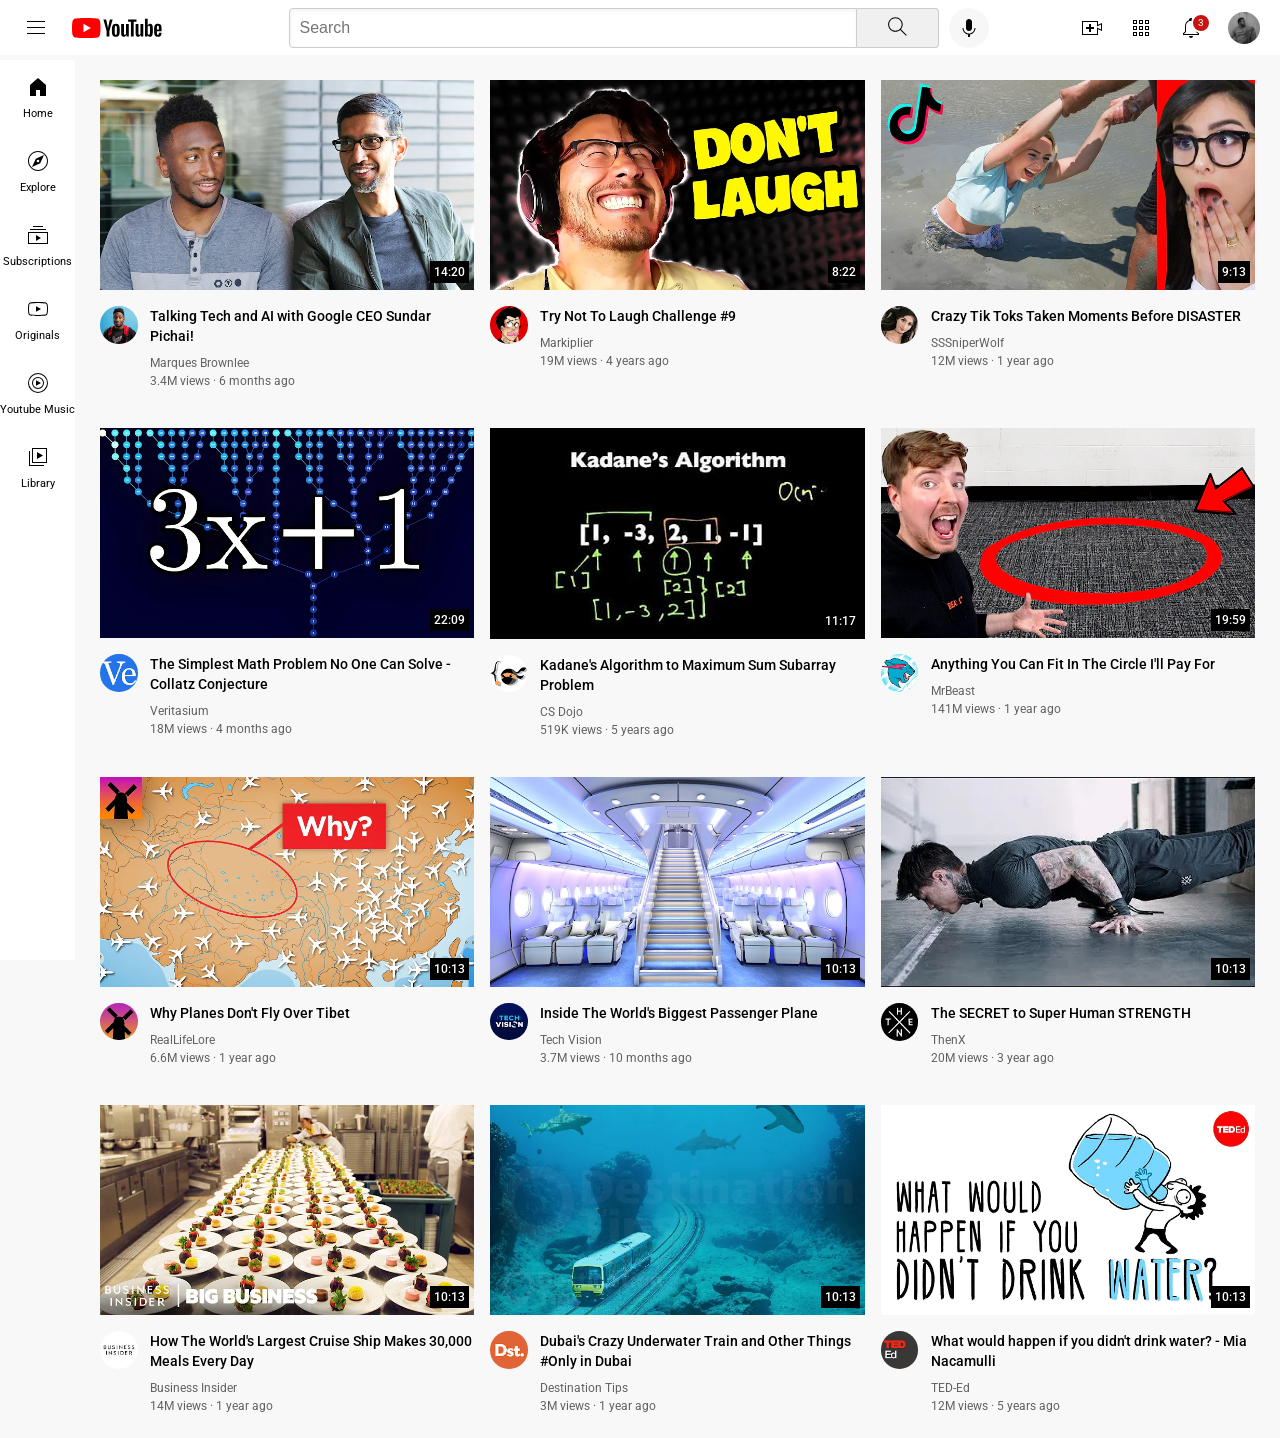
<file: index.html>
<!DOCTYPE html>
<html lang="en">
<head>
    <meta charset="UTF-8">
    <meta http-equiv="X-UA-Compatible" content="IE=edge">
    <meta name="viewport" content="width=device-width, initial-scale=1.0">

    <link rel="preconnect" href="https://fonts.googleapis.com">
    <link rel="preconnect" href="https://fonts.gstatic.com" crossorigin>
    <link href="https://fonts.googleapis.com/css2?family=Roboto:wght@400;500;700&display=swap" rel="stylesheet">
    <link rel="stylesheet" href="stylesheets/general.css">
    <link rel="stylesheet" href="stylesheets/header.css">
    <link rel="stylesheet" href="stylesheets/sidebar.css">
    <link rel="stylesheet" href="stylesheets/video.css">

    <title> Vanilla CSS Youtube</title>
</head>
<body>

    <!-- Youtube header section -->
    <header class="header">

        <div class="left-section">
            <img id="hamburger-icon" src="icons/hamburger-menu.svg" alt="">
            <img id="youtube-icon" src="icons/youtube-logo.svg" alt="">
        </div>

        <div class="middle-section">
            <input id="search-bar" type="text" placeholder="Search">

            <button id="search-btn"> 
                <img id="search-icon" src="icons/search.svg" alt="">
                <div class="tooltip">Search</div>
            </button>

            <div id="voice-btn">
                <img id="voice-icon" src="icons/voice-search-icon.svg" alt="">
                <div class="tooltip">Voice Search</div>
            </div>
        </div>

        <div class="right-section">

            <div id="upload-btn">
                <img id="upload-icon" src="icons/upload.svg" alt="">
                <div class="tooltip">Upload</div>
            </div>

            <div id="apps-btn">
                <img id="apps-icon" src="icons/youtube-apps.svg" alt="">
                <div class="tooltip">Youtube Apps</div>
            </div>

            <div id="notifications-btn">
                <img id="notifications-icon" src="icons/notifications.svg" alt="">
                <div class="tooltip">Notifications</div>
            </div>
            <img id="mychannel-icon" src="images/channels/mychannel.jpeg" alt="">
        </div>

    </header>

    <!-- Youtube Sidebar -->
    <nav class="sidebar">

        <div class="sidebar-link">
            <img src="icons/home.svg" alt="">
            <div>Home</div>
        </div>

        <div class="sidebar-link">
            <img src="icons/explore.svg" alt="">
            <div>Explore</div>
        </div>

        <div class="sidebar-link">
            <img src="icons/subscriptions.svg" alt="">
            <div>Subscriptions</div>
        </div>

        <div class="sidebar-link">
            <img src="icons/originals.svg" alt="">
            <div>Originals</div>
        </div>

        <div class="sidebar-link">
            <img src="icons/youtube-music.svg" alt="">
            <div>Youtube Music</div>
        </div>

        <div class="sidebar-link">
            <img src="icons/library.svg" alt="">
            <div>Library</div>
        </div>

    </nav>

    <!-- Youtube videos section -->
    <main class="video-grid">

        <div class="video-preview">
            <!-- Each video has a thumbnail -->
            <div class="thumbnail-row">
                <img class='thumbnail' src="images/thumbnails/thumbnail-1.webp" alt="">
                <div class="video-time">14:20</div>
            </div>
        
            <div class="video-info-grid">
                <!-- Each video has a Uploader's profile pic -->
                <div class="channel-pic">
                    <img class="profile-pic" src="images/channels/channel-1.jpeg" alt="">
                </div>
    
                <!-- Each video has video info section that includes video title, uploader's channel name, views and upload date  -->
                <div class="video-info">
                    <p class="video-title">
                        Talking Tech and AI with Google CEO Sundar Pichai!
                    </p>
                    <p class="video-author">
                        Marques Brownlee
                    </p>
                    <p class="video-stats">
                        3.4M views · 6 months ago
                    </p>
                </div>
            </div>
    
        </div>
    
        <div class="video-preview">
    
            <div class="thumbnail-row">
                <img class='thumbnail' src="images/thumbnails/thumbnail-2.webp" alt="">
                <div class="video-time">8:22</div>
            </div>
    
            <div class="video-info-grid">
    
                <div class="channel-pic">
                    <img class="profile-pic" src="images/channels/channel-2.jpeg" alt="">
                </div>
    
                <div class="video-info">
                    <p class="video-title">
                        Try Not To Laugh Challenge #9
                    </p>
                
                    <p class="video-author">
                        Markiplier
                    </p>
                
                    <p class="video-stats">
                        19M views · 4 years ago
                    </p>
                </div>
            </div>

        </div>
    
        <div class="video-preview">
    
            <div class="thumbnail-row">
                <img class='thumbnail' src="images/thumbnails/thumbnail-3.webp" alt="">
                <div class="video-time">9:13</div>
            </div>
        
            <div class="video-info-grid">

                <div class="channel-pic">
                    <img class="profile-pic" src="images/channels/channel-3.jpeg" alt="">
                </div>
    
                <div class="video-info">
                    <p class="video-title">
                        Crazy Tik Toks Taken Moments Before DISASTER
                    </p>
                    <p class="video-author">
                        SSSniperWolf
                    </p>
                    <p class="video-stats">
                        12M views · 1 year ago
                    </p>
                </div>
            </div>
    
        </div>
    
        <div class="video-preview">
    
            <div class="thumbnail-row">
                <img class='thumbnail' src="images/thumbnails/thumbnail-4.webp" alt="">
                <div class="video-time">22:09</div>
            </div>
        
            <div class="video-info-grid">

                <div class="channel-pic">
                    <img class="profile-pic" src="images/channels/channel-4.jpeg" alt="">
                </div>
    
                <div class="video-info">
                    <p class="video-title">
                        The Simplest Math Problem No One Can Solve - Collatz Conjecture
                    </p>
                    <p class="video-author">
                        Veritasium
                    </p>
                    <p class="video-stats">
                        18M views · 4 months ago
                    </p>
                </div>
            </div>
    
        </div>
    
        <div class="video-preview">
    
            <div class="thumbnail-row">
                <img class='thumbnail' src="images/thumbnails/thumbnail-5.webp" alt="">
                <div class="video-time">11:17</div>
            </div>
        
            <div class="video-info-grid">

                <div class="channel-pic">
                    <img class="profile-pic" src="images/channels/channel-5.jpeg" alt="">
                </div>
    
                <div class="video-info">
                    <p class="video-title">
                        Kadane's Algorithm to Maximum Sum Subarray Problem
                    </p>
                    <p class="video-author">
                        CS Dojo
                    </p>
                    <p class="video-stats">
                        519K views · 5 years ago
                    </p>
                </div>    
            </div>
    
        </div>
    
        <div class="video-preview">
    
            <div class="thumbnail-row">
                <img class='thumbnail' src="images/thumbnails/thumbnail-6.webp" alt="">
                <div class="video-time">19:59</div>
            </div>
        
            <div class="video-info-grid">

                <div class="channel-pic">
                    <img class="profile-pic" src="images/channels/channel-6.jpeg" alt="">
                </div>
    
                <div class="video-info">
                    <p class="video-title">
                        Anything You Can Fit In The Circle I'll Pay For
                    </p>
                    <p class="video-author">
                        MrBeast
                    </p>
                    <p class="video-stats">
                        141M views · 1 year ago
                    </p>
                </div>
            </div>
    
        </div>
    
        <div class="video-preview">
    
            <div class="thumbnail-row">
                <img class='thumbnail' src="images/thumbnails/thumbnail-7.webp" alt="">
                <div class="video-time">10:13</div>
            </div>
        
            <div class="video-info-grid">

                <div class="channel-pic">
                    <img class="profile-pic" src="images/channels/channel-7.jpeg" alt="">
                </div>
    
                <div class="video-info">
                    <p class="video-title">
                        Why Planes Don't Fly Over Tibet
                    </p>
                    <p class="video-author">
                        RealLifeLore
                    </p>
                    <p class="video-stats">
                        6.6M views · 1 year ago
                    </p>
                </div>
            </div>
    
        </div>
    
        <div class="video-preview">
    
            <div class="thumbnail-row">
                <img class='thumbnail' src="images/thumbnails/thumbnail-8.webp" alt="">
                <div class="video-time">10:13</div>
            </div>
        
            <div class="video-info-grid">

                <div class="channel-pic">
                    <img class="profile-pic" src="images/channels/channel-8.jpeg" alt="">
                </div>
    
                <div class="video-info">
                    <p class="video-title">
                        Inside The World's Biggest Passenger Plane
                    </p>
                    <p class="video-author">
                        Tech Vision
                    </p>
                    <p class="video-stats">
                        3.7M views · 10 months ago
                    </p>
                </div>
            </div>
    
        </div>
    
        <div class="video-preview">
    
            <div class="thumbnail-row">
                <img class='thumbnail' src="images/thumbnails/thumbnail-9.webp" alt="">
                <div class="video-time">10:13</div>
            </div>
        
            <div class="video-info-grid">

                <div class="channel-pic">
                    <img class="profile-pic" src="images/channels/channel-9.jpeg" alt="">
                </div>
    
                <div class="video-info">
                    <p class="video-title">
                        The SECRET to Super Human STRENGTH
                    </p>
                    <p class="video-author">
                        ThenX
                    </p>
                    <p class="video-stats">
                        20M views · 3 year ago
                    </p>
                </div>
            </div>
    
        </div>
    
        <div class="video-preview">
    
            <div class="thumbnail-row">
                <img class='thumbnail' src="images/thumbnails/thumbnail-10.webp" alt="">
                <div class="video-time">10:13</div>
            </div>
        
            <div class="video-info-grid">

                <div class="channel-pic">
                    <img class="profile-pic" src="images/channels/channel-10.jpeg" alt="">
                </div>
    
                <div class="video-info">
                    <p class="video-title">
                        How The World's Largest Cruise Ship Makes 30,000 Meals Every Day
                    </p>
                    <p class="video-author">
                        Business Insider
                    </p>
                    <p class="video-stats">
                        14M views · 1 year ago
                    </p>
                </div>
            </div>
    
        </div>
    
        <div class="video-preview">
    
            <div class="thumbnail-row">
                <img class='thumbnail' src="images/thumbnails/thumbnail-11.webp" alt="">
                <div class="video-time">10:13</div>
            </div>
        
            <div class="video-info-grid">

                <div class="channel-pic">
                    <img class="profile-pic" src="images/channels/channel-11.jpeg" alt="">
                </div>
    
                <div class="video-info">
                    <p class="video-title">
                       Dubai's Crazy Underwater Train and Other Things #Only in Dubai
                    </p>
                    <p class="video-author">
                        Destination Tips
                    </p>
                    <p class="video-stats">
                        3M views · 1 year ago
                    </p>
                </div>
            </div>
    
        </div>
    
        <div class="video-preview">
    
            <div class="thumbnail-row">
                <img class='thumbnail' src="images/thumbnails/thumbnail-12.webp" alt="">
                <div class="video-time">10:13</div>
            </div>
        
            <div class="video-info-grid">

                <div class="channel-pic">
                    <img class="profile-pic" src="images/channels/channel-12.jpeg" alt="">
                </div>
    
                <div class="video-info">
                    <p class="video-title">
                        What would happen if you didn't drink water? - Mia Nacamulli
                    </p>
                    <p class="video-author">
                        TED-Ed
                    </p>
                    <p class="video-stats">
                        12M views · 5 years ago
                    </p>
                </div>
            </div>
    
        </div>

    </main>
   
</body>
</html>
</file>
<file: stylesheets/general.css>
/* Set up generic CSS: Remove default margins, declare font, set default background color */

body{
    margin: 0;
    font-family: Roboto, Arial;
    background-color: rgb(248, 248, 248);
}

p{
    margin: 0;
}
</file>
<file: stylesheets/header.css>
/* style the Youtube header section */
.header{
    position: sticky;
    display: flex;
    flex-direction: row;
    justify-content: space-between;
    align-items: center;
    z-index: 5;

    top: 0;
    height: 55px;

    background-color: white;
}

/* all img and button tags on header section gets a pointer when curser hovers */
.header img, button{
    cursor: pointer;
}


/* LEFT SECTION STYLES*/
/* center the items on the left section of the header, use flexbox */
.left-section{
    display: flex;
    align-items: center;
}

/* Hamburger icon style */
#hamburger-icon{
    height: 24px;
    margin-left: 24px;
    margin-right: 24px;
}

/* Youtube Logo styles */
#youtube-icon{
    height: 20px;
}


/* MIDDLE SECTION STYLES */
/* center the items on the middle section of the header, use flexbox, set margins, width and ability to grow*/
.middle-section{
    display: flex;
    align-items: center;

    flex: 1;
    margin-left: 70px;
    margin-right: 35px;
    max-width: 700px;
}

/* Search bar styles */
#search-bar{
    height: 36px;
    width: 100%;
    padding-left: 10px;
    border-radius: 4px;
    border-top-right-radius: 0;
    border-bottom-right-radius: 0;

    font-size: 16px;
    border: 1px solid rgb(204, 204, 204);
    box-shadow: inset 1px 2px 5px rgba(0,0,0,0.05);
}

#search-bar::placeholder{
    font-size: 16px;
}

#search-bar:focus{
    box-shadow: none;
    border: 1px solid rgb(41, 117, 232);
    outline: none;
}

/* Search button styles */
#search-btn{
    height: 40px;
    width: 100px;
    
    background-color: rgb(240, 240, 240);
    border: 1px solid rgb(204, 204, 204);
    border-top-right-radius: 4px;
    border-bottom-right-radius:  4px;
    border-left: none;
}

#search-icon{
    height: 25px;
    margin-top: 4px;
}

/* voice search button styles */
#voice-icon{
    height: 24px;
    margin-left: 10px;
    padding: 8px;
    border-radius: 50%;
    background-color: rgba(0,0,0,.03);
}


/* RIGHT SECTION STYLES */
/* center the items on the right section of the header, use flexbox, set margins, width and ability to shrink*/
.right-section{
    position: relative;
    display: flex;
    align-items: center;
    justify-content: space-between;
    flex-shrink: 0;

    width: 180px;
    margin-right: 20px;
}

/* upload, apps, notification buttons sizes set */
#upload-icon,
#apps-icon,
#notifications-icon{
    height: 24px;
}

/* notifications indicator */
#notifications-btn::after{
    content: '3';

    position: absolute;
    display: flex;
    justify-content: center;
    align-items: center;

    width: 16px;
    height: 16px;
    left: 111px;
    top: 1px;
    border-radius: 50%;

    color: white;
    font-size: 10px;
    border: 2px solid white;
    background-color: rgb(201, 18, 18);
    cursor: pointer;
}

/* my channel button styles */
#mychannel-icon{
    height: 32px;
    border-radius: 50%;
}


/* TOOLTIPS */
/* tooltips show up when hovering over buttons on header section, invisible otherwise */
.tooltip{
    position: absolute;
    bottom: -35px;
    padding: 4px 8px;
    border-radius: 2px;

    font-size: 12px;
    color: white;
    background-color: grey;
    opacity: 0;
    transition: opacity .2s;
    pointer-events: none;
}

#search-btn .tooltip,
#voice-btn .tooltip{
    bottom: -22px;
}

#search-btn:hover .tooltip, 
#voice-btn:hover .tooltip,
#upload-btn:hover .tooltip,
#apps-btn:hover .tooltip,
#notifications-btn:hover .tooltip{
    opacity: 1;
}

#search-btn, 
#voice-btn,
#upload-btn,
#apps-btn,
#notifications-btn{
    display: flex;
    justify-content: center;
}
</file>
<file: stylesheets/sidebar.css>
/* Sidebar styles */
.sidebar{
    position: fixed;

    left: 0;
    height: 100vh;
    width: 75px;
    margin-top: 5px;
    background-color: white;
}

.sidebar-link{
    display: flex;
    flex-direction: column;
    justify-content: center;
    align-items: center;
    height: 74px;
    cursor: pointer;
}

/* links on sidebar changes color when hover */
.sidebar-link:hover{
    background-color: rgb(235, 235, 235);
}

.sidebar-link img{
    height: 24px;
}

.sidebar-link div{
    margin-top: 8px;
    font-size: 11px;
}
</file>
<file: stylesheets/video.css>
/* video grid styles: use CSS grid for the layout */
.video-grid{
    display: grid;
    grid-template-columns: 1fr 1fr 1fr;
    column-gap: 16px;
    row-gap: 40px;
    
    margin-left: 100px;
    margin-right: 25px;
    margin-top: 25px;
    margin-bottom: 25px;
}

/* layout responsive to screen size */
@media (max-width: 1000px){

    .video-grid{
        grid-template-columns: 1fr 1fr;
    }
    
}

@media (min-width: 1600px){

    .video-grid{
        grid-template-columns: 1fr 1fr 1fr 1fr;
    }
    
}

/* Video Thumbnails Styles */
.thumbnail-row{
    position: relative;
    margin-bottom: 12px;
}

.thumbnail{
    width: 100%;
}

.video-time{
    position: absolute;
    right: 5px;
    bottom: 11px;
    padding: 4px;

    font-weight: 500;
    font-size: 12px;
    color: white;
    background-color: black;
}


/* Video Info Section Styles */
.video-info-grid{
    display: grid;
    grid-template-columns: 50px 1fr;
}

.profile-pic{
      
    width: 75%;
    border-radius: 50%;

}

.video-title{
    margin-bottom: 10px;
    font-size: 14px;
    font-weight: 500;
    line-height: 20px;
}

.video-author,
.video-stats{
    font-size: 12px;
    color: rgb(96,96,96);
}

.video-author{
    margin-bottom: 4px;
}

.video-grid img, p{
    cursor: pointer;
}
</file>
